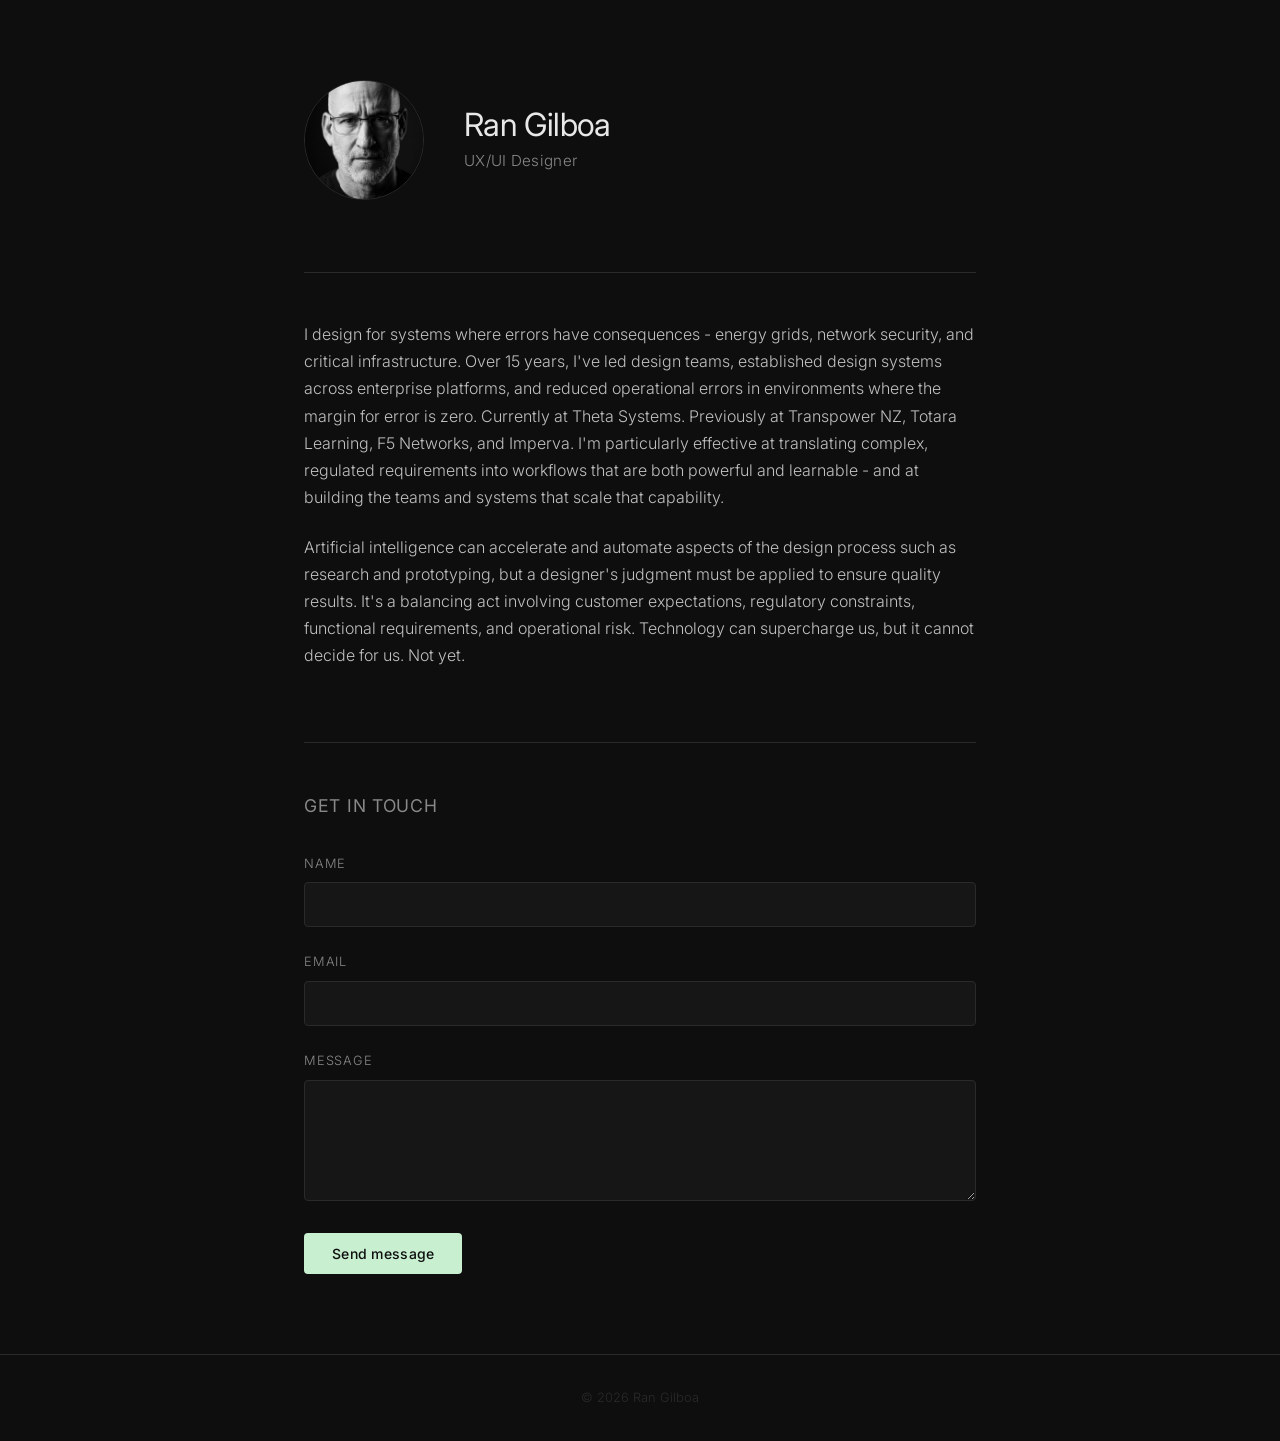
<file: index.html>
<!DOCTYPE html>
<html lang="en">
<head>
<!-- Google tag (gtag.js) -->
<script async src="https://www.googletagmanager.com/gtag/js?id=G-0V94QZD6T5"></script>
<script>
  window.dataLayer = window.dataLayer || [];
  function gtag(){dataLayer.push(arguments);}
  gtag('js', new Date());

  gtag('config', 'G-0V94QZD6T5');
</script>
  <meta charset="UTF-8" />
  <meta name="viewport" content="width=device-width, initial-scale=1.0" />
  <title>Ran Gilboa — UX/UI Designer</title>
  <link rel="preconnect" href="https://fonts.googleapis.com" />
  <link rel="preconnect" href="https://fonts.gstatic.com" crossorigin />
  <link href="https://fonts.googleapis.com/css2?family=Inter:wght@300;400;500&display=swap" rel="stylesheet" />
  <link rel="stylesheet" href="style.css" />
</head>
<body>
  <main>
    <section class="hero">
      <div class="hero-inner">
        <img src="content/dramatic.jpg" alt="Ran Gilboa" class="portrait" />
        <div class="hero-text">
          <h1>Ran Gilboa</h1>
          <p class="role">UX/UI Designer</p>
        </div>
      </div>
    </section>

    <section class="about">
      <p>I design for systems where errors have consequences - energy grids, network security, and critical infrastructure. Over 15 years, I've led design teams, established design systems across enterprise platforms, and reduced operational errors in environments where the margin for error is zero. Currently at Theta Systems. Previously at Transpower NZ, Totara Learning, F5 Networks, and Imperva. I'm particularly effective at translating complex, regulated requirements into workflows that are both powerful and learnable - and at building the teams and systems that scale that capability.</p>
      <p>Artificial intelligence can accelerate and automate aspects of the design process such as research and prototyping, but a designer's judgment must be applied to ensure quality results. It's a balancing act involving customer expectations, regulatory constraints, functional requirements, and operational risk. Technology can supercharge us, but it cannot decide for us. Not yet.</p>
    </section>

    <section class="contact">
      <h2>Get in touch</h2>
      <form id="contact-form" action="https://formsubmit.co/ran.gilboa@gmail.com" method="POST">
        <input type="hidden" name="_subject" value="Message from rangilboa.com" />
        <input type="hidden" name="_captcha" value="false" />
        <input type="hidden" name="_next" value="https://rangilboa.com/index.html" />
        <div class="field">
          <label for="name">Name</label>
          <input type="text" id="name" name="name" required />
        </div>
        <div class="field">
          <label for="email">Email</label>
          <input type="email" id="email" name="email" required />
        </div>
        <div class="field">
          <label for="message">Message</label>
          <textarea id="message" name="message" rows="5" required></textarea>
        </div>
        <button type="submit">Send message</button>
      </form>
    </section>
  </main>

  <footer>
    <p>&copy; 2026 Ran Gilboa</p>
  </footer>
</body>
</html>
</file>
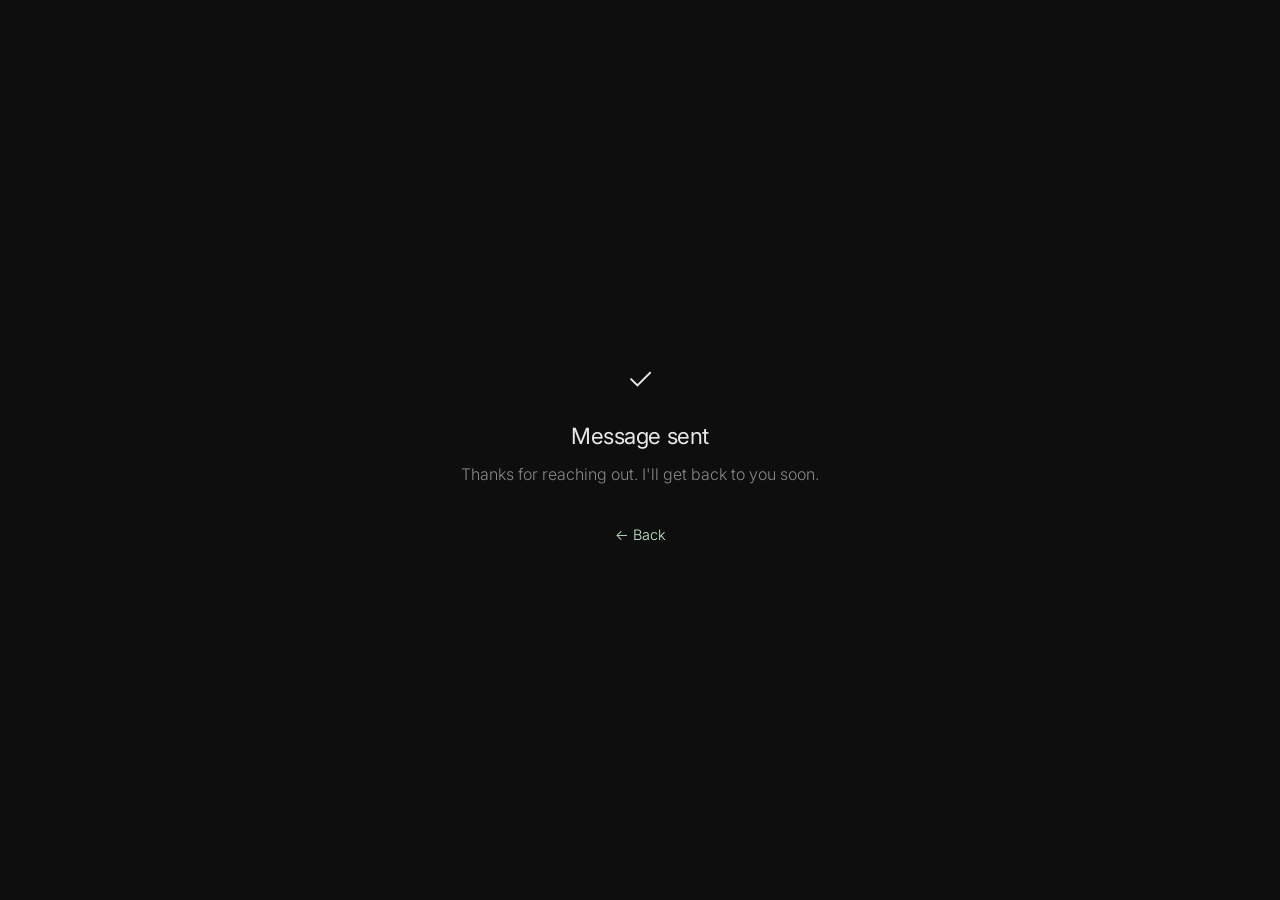
<file: thanks.html>
<!DOCTYPE html>
<html lang="en">
<head>
  <meta charset="UTF-8" />
  <meta name="viewport" content="width=device-width, initial-scale=1.0" />
  <title>Message sent — Ran Gilboa</title>
  <link rel="preconnect" href="https://fonts.googleapis.com" />
  <link rel="preconnect" href="https://fonts.gstatic.com" crossorigin />
  <link href="https://fonts.googleapis.com/css2?family=Inter:wght@300;400;500&display=swap" rel="stylesheet" />
  <link rel="stylesheet" href="style.css" />
</head>
<body>
  <main style="display:flex;align-items:center;justify-content:center;min-height:60vh;text-align:center;">
    <div>
      <p style="font-size:2rem;margin-bottom:16px;">✓</p>
      <h1 style="font-size:1.4rem;font-weight:400;margin-bottom:12px;">Message sent</h1>
      <p style="color:#888;margin-bottom:32px;">Thanks for reaching out. I'll get back to you soon.</p>
      <a href="/" style="color:#c8f0d0;text-decoration:none;font-size:0.9rem;">← Back</a>
    </div>
  </main>
</body>
</html>
</file>
<file: style.css>
*, *::before, *::after {
  box-sizing: border-box;
  margin: 0;
  padding: 0;
}

:root {
  --bg: #0e0e0e;
  --surface: #161616;
  --border: #2a2a2a;
  --text: #e8e8e8;
  --muted: #888;
  --accent: #c8f0d0;
  --font: 'Inter', system-ui, sans-serif;
}

html {
  font-size: 16px;
  scroll-behavior: smooth;
}

body {
  background: var(--bg);
  color: var(--text);
  font-family: var(--font);
  font-weight: 300;
  line-height: 1.7;
  min-height: 100vh;
  display: flex;
  flex-direction: column;
}

main {
  max-width: 720px;
  margin: 0 auto;
  padding: 80px 24px 80px;
  flex: 1;
}

/* Hero */
.hero {
  margin-bottom: 72px;
}

.hero-inner {
  display: flex;
  align-items: center;
  gap: 40px;
}

.portrait {
  width: 120px;
  height: 120px;
  border-radius: 50%;
  object-fit: cover;
  object-position: center top;
  flex-shrink: 0;
  border: 1px solid var(--border);
}

h1 {
  font-size: 2rem;
  font-weight: 400;
  letter-spacing: -0.02em;
  line-height: 1.2;
}

.role {
  color: var(--muted);
  font-size: 0.95rem;
  margin-top: 4px;
  letter-spacing: 0.02em;
}

/* About */
.about {
  margin-bottom: 72px;
  border-top: 1px solid var(--border);
  padding-top: 48px;
}

.about p {
  font-size: 1rem;
  color: #c0c0c0;
  margin-bottom: 1.4em;
}

.about p:last-child {
  margin-bottom: 0;
}

/* Contact */
.contact {
  border-top: 1px solid var(--border);
  padding-top: 48px;
}

h2 {
  font-size: 1.1rem;
  font-weight: 400;
  letter-spacing: 0.04em;
  text-transform: uppercase;
  color: var(--muted);
  margin-bottom: 32px;
}

.field {
  margin-bottom: 24px;
}

label {
  display: block;
  font-size: 0.8rem;
  letter-spacing: 0.06em;
  text-transform: uppercase;
  color: var(--muted);
  margin-bottom: 8px;
}

input,
textarea {
  width: 100%;
  background: var(--surface);
  border: 1px solid var(--border);
  border-radius: 4px;
  color: var(--text);
  font-family: var(--font);
  font-size: 0.95rem;
  font-weight: 300;
  padding: 12px 14px;
  transition: border-color 0.15s;
  outline: none;
  resize: vertical;
}

input:focus,
textarea:focus {
  border-color: #444;
}

button {
  background: var(--accent);
  border: none;
  border-radius: 4px;
  color: #0e0e0e;
  cursor: pointer;
  font-family: var(--font);
  font-size: 0.875rem;
  font-weight: 500;
  letter-spacing: 0.02em;
  padding: 12px 28px;
  transition: opacity 0.15s;
}

button:hover {
  opacity: 0.85;
}

/* Footer */
footer {
  text-align: center;
  padding: 32px 24px;
  font-size: 0.8rem;
  color: var(--border);
  border-top: 1px solid var(--border);
}

/* Responsive */
@media (max-width: 480px) {
  .hero-inner {
    flex-direction: column;
    align-items: flex-start;
    gap: 24px;
  }

  h1 {
    font-size: 1.6rem;
  }
}
</file>
